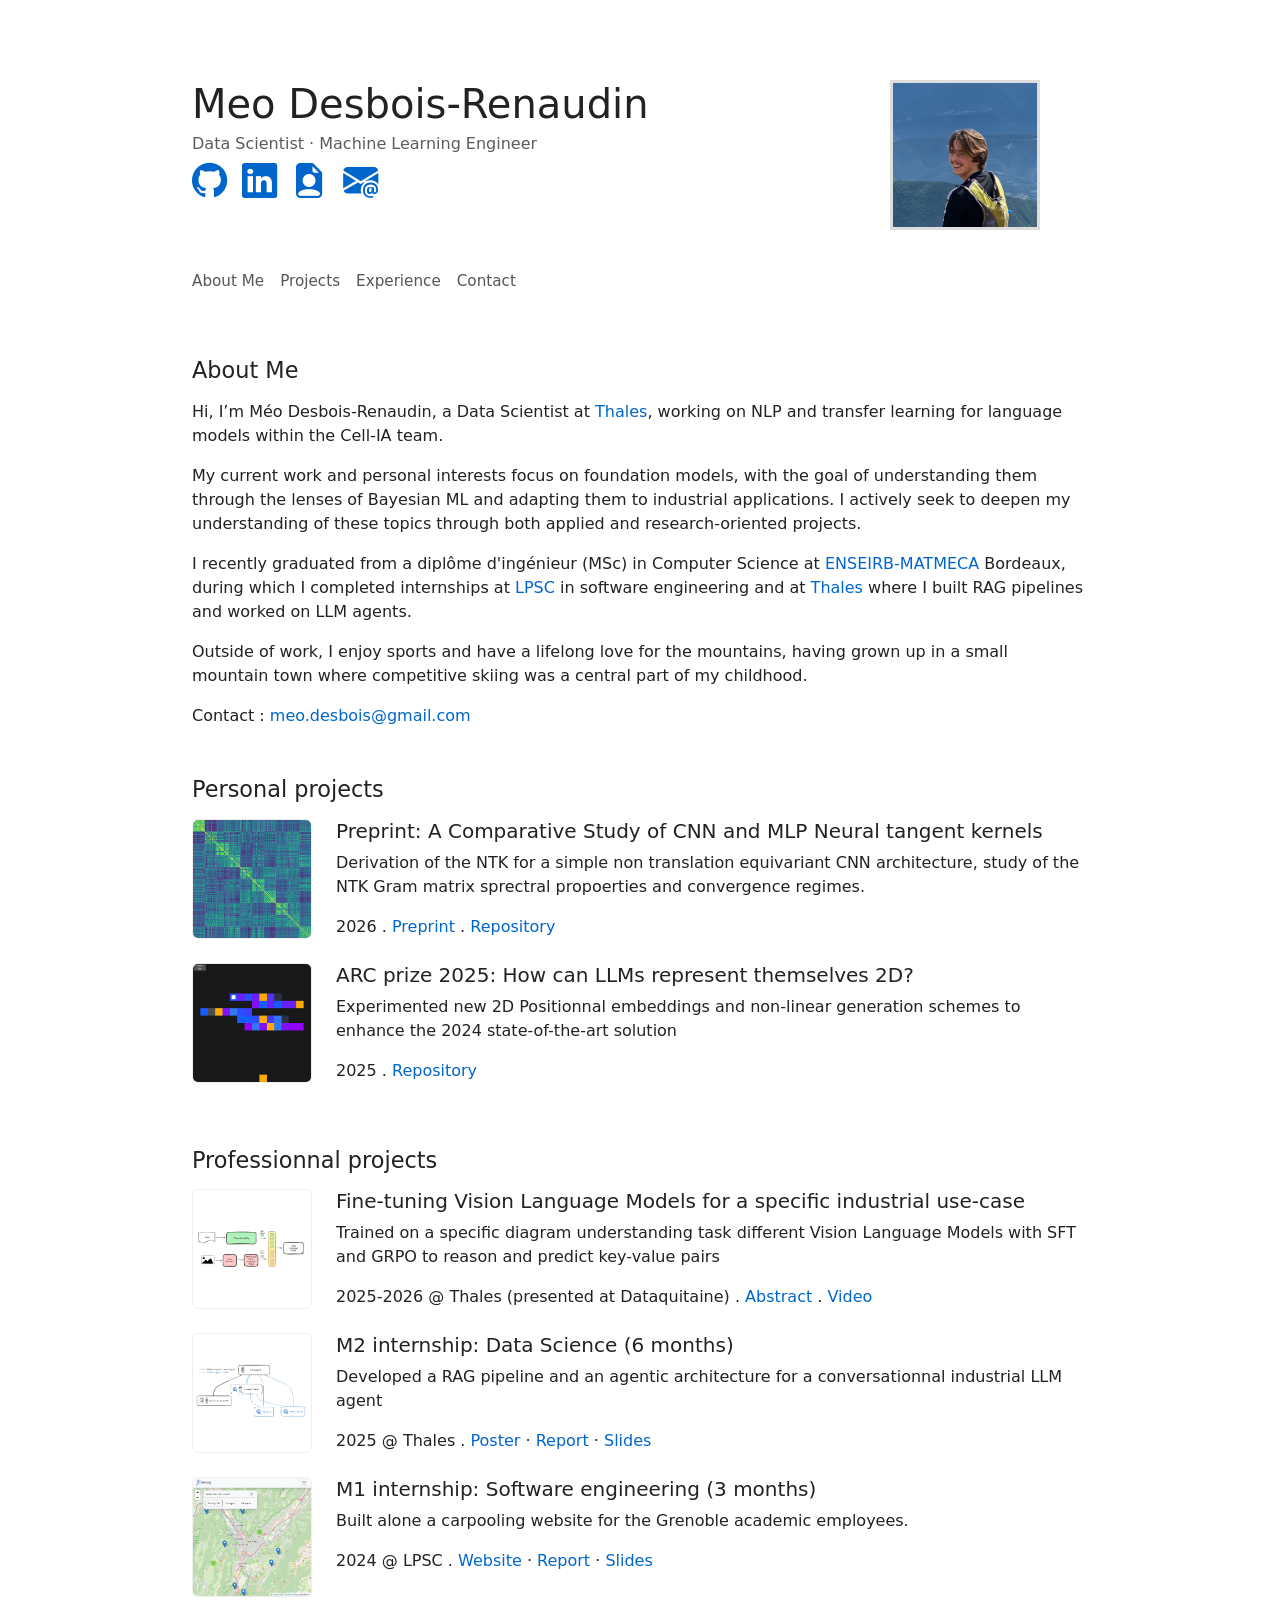
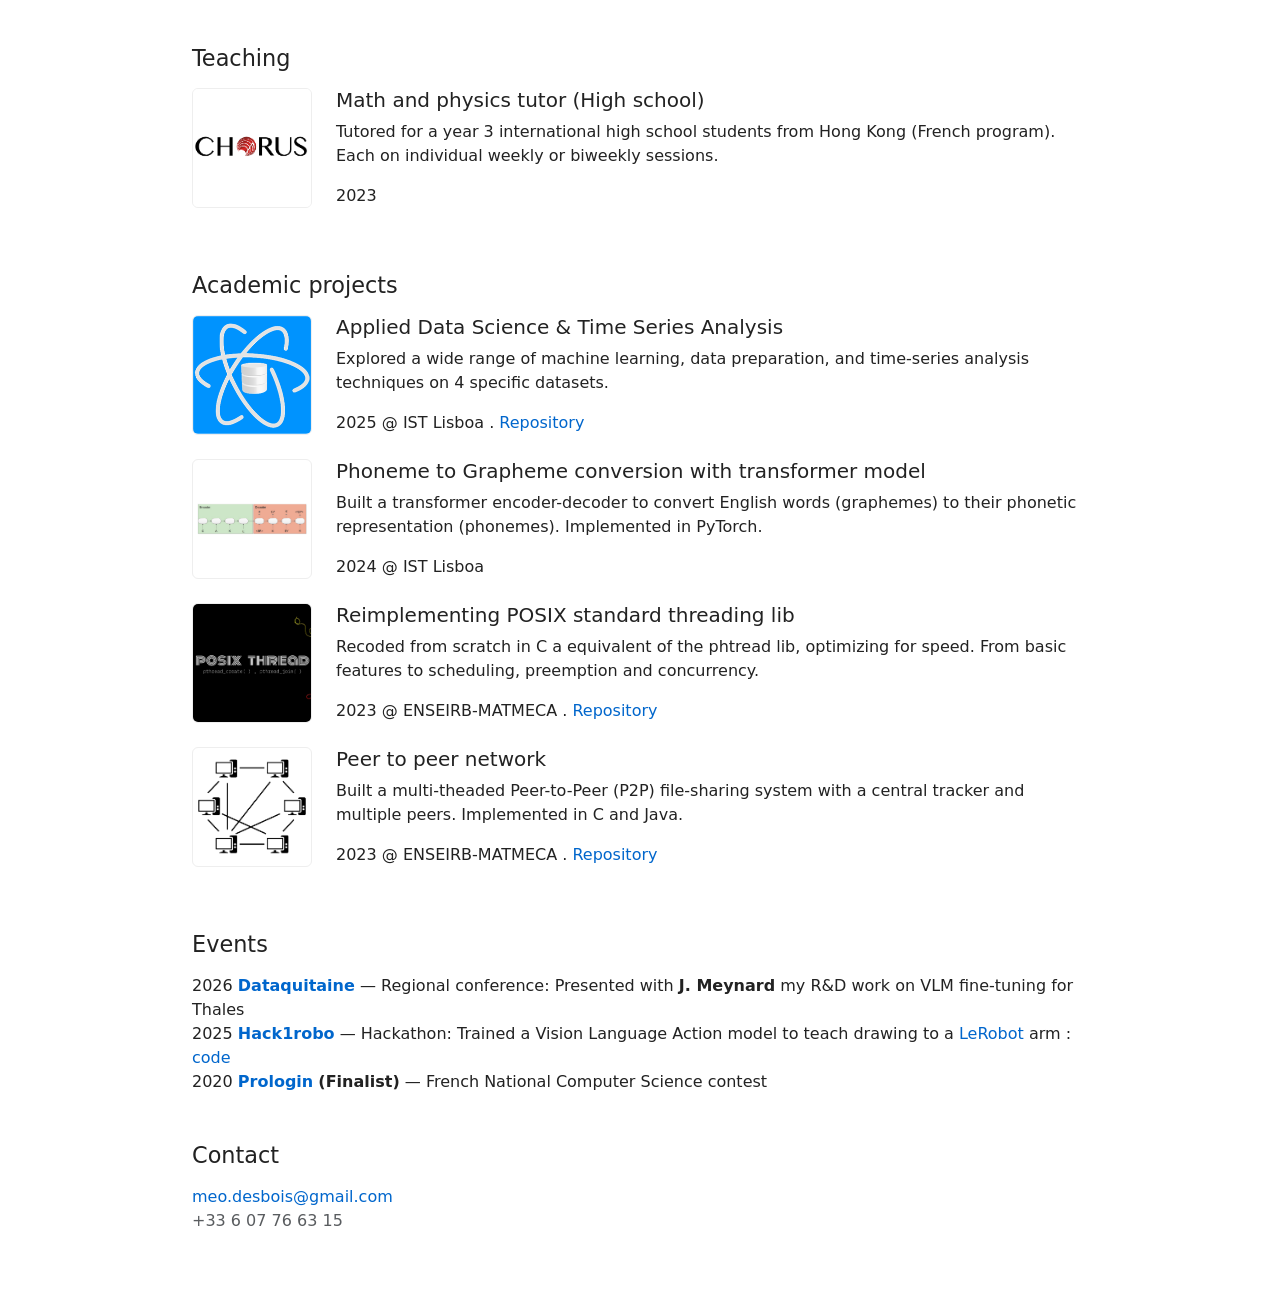
<file: index.html>
<!DOCTYPE html>
<html lang="en">
<head>
  <meta charset="UTF-8" />
  <meta name="viewport" content="width=device-width, initial-scale=1" />
  <title>Meo Desbois-Renaudin — Machine Learning Engineer</title>

  <!-- Bootstrap CSS -->
  <link
    href="https://cdn.jsdelivr.net/npm/bootstrap@5.3.2/dist/css/bootstrap.min.css"
    rel="stylesheet"
  />
  <link
    href="https://cdn.jsdelivr.net/npm/bootstrap-icons@1.11.1/font/bootstrap-icons.css"
    rel="stylesheet"
  />

  <!-- Custom CSS -->
  <link rel="stylesheet" href="style.css" />

  <style>
    html {
      scroll-behavior: smooth;
    }
    section {
      scroll-margin-top: 96px;
    }
  </style>
</head>

<body>
  <main class="container">

    <!-- Header -->
    <header class="mt-5 mb-4">

      <!-- Profile picture on the right -->
      <div class="d-flex">
        <div class="me-auto">
          <h1 class="mb-1">Meo Desbois-Renaudin</h1>
          <p class="text-muted mb-0">Data Scientist · Machine Learning Engineer</p>

          <div class="social-links">
            <a href="https://github.com/meodbr" aria-label="GitHub">
              <i class="bi bi-github"></i>
            </a>
            <a href="https://www.linkedin.com/in/m%C3%A9o-desbois-renaudin-7baa90264/" aria-label="LinkedIn">
              <i class="bi bi-linkedin"></i>
            </a>
            <a
              href="assets/cv/CV_Meo_DESBOIS_RENAUDIN.pdf"
              download
              aria-label="Download CV"
            >
              <i class="bi bi-file-earmark-person-fill"></i>
            </a>
            <a
              href="mailto:meo.desbois@gmail.com"
              download
              aria-label="Mail contact"
            >
              <i class="bi bi-envelope-at-fill"></i>
            </a>
          </div>
        </div>
        <div class="profile-picture me-5">
          <img
            src="assets/photo_website.jpg"
            alt="Profile picture of Meo Desbois-Renaudin"
            class="img-fluid rounded-square"
          />
        </div>
      </div>


    </header>

    <!-- Navbar -->
    <nav class="navbar navbar-expand-sm mb-5">
      <ul class="navbar-nav flex-row gap-3">
        <li class="nav-item">
          <a class="nav-link px-0" href="#about">About Me</a>
        </li>
        <li class="nav-item">
          <a class="nav-link px-0" href="#projects">Projects</a>
        </li>
        <li class="nav-item">
          <a class="nav-link px-0" href="#experience">Experience</a>
        </li>
        <li class="nav-item">
          <a class="nav-link px-0" href="#contact">Contact</a>
        </li>
      </ul>
    </nav>

    <!-- About -->
    <section id="about">
      <h2>About Me</h2>
      <p>
        Hi, I’m Méo Desbois-Renaudin, a Data Scientist at <a href="https://www.thalesgroup.com/en">Thales</a>, working on NLP and transfer learning for language models within the Cell-IA team.
      </p>
      <p>
        My current work and personal interests focus on foundation models, with the goal of understanding them through the lenses of Bayesian ML and adapting them to industrial applications. I actively seek to deepen my understanding of these topics through both applied and research-oriented projects.
      </p>
      <p>
        I recently graduated from a diplôme d'ingénieur (MSc) in Computer Science at <a href="https://www.enseirb-matmeca.fr/">ENSEIRB-MATMECA</a> Bordeaux, during which I completed internships at <a href="https://lpsc.in2p3.fr/">LPSC</a> in software engineering and at <a href="https://www.thalesgroup.com/en">Thales</a> where I built RAG pipelines and worked on LLM agents.
      </p>
      <p>
        Outside of work, I enjoy sports and have a lifelong love for the mountains, having grown up in a small mountain town where competitive skiing was a central part of my childhood.
      </p>
      <p>
        Contact : <a href="mailto:meo.desbois@gmail.com">meo.desbois@gmail.com</a>
      </p>
    </section>

    <section id="projects">
      <h2>Personal projects</h2>

      <!-- Project 1 -->
      <div class="project row align-items-start mb-2">
        <div class="col-auto">
          <img
            src="assets/projects/ntk_gram_matrix_squared.png"
            class="img-fluid rounded"
            alt="NTK_correlation_matrix"
          />
        </div>
    
        <div class="col">
          <h3 class="h5">Preprint: A Comparative Study of CNN and MLP Neural tangent kernels</h3>
          <p>
            Derivation of the NTK for a simple non translation equivariant CNN architecture, study of the NTK Gram matrix sprectral propoerties and convergence regimes. 
          </p>
          <p>
            2026 .
            <a href="https://doi.org/10.5281/zenodo.20600706">Preprint</a>
            .
            <a href="https://github.com/meodbr/ntk_experiments">Repository</a>
          </p>
        </div>
      </div>

      <!-- Project 2 -->
      <div class="project row align-items-start mb-2">
        <div class="col-auto">
          <img
            src="assets/projects/arc-3-demo.gif"
            class="img-fluid rounded"
            alt="Arc prize 3 demo animation"
          />
        </div>
    
        <div class="col">
          <h3 class="h5">ARC prize 2025: How can LLMs represent themselves 2D?</h3>
          <p>
            Experimented new 2D Positionnal embeddings and non-linear generation schemes to enhance the 2024 state-of-the-art solution
          </p>
          <p>
            2025 .
            <a href="https://github.com/meodbr/arc-prize-2025">Repository</a>
          </p>
        </div>
      </div>

    </section>

    <!-- Experience -->
    <section id="experience" class="mt-5">
      <h2>Professionnal projects</h2>

      <!-- Thales VLM fine-tuning -->
      <div class="project row align-items-start mb-2">
        <div class="col-auto">
          <img
            src="assets/projects/vlm-architecture.png"
            class="img-fluid rounded"
            alt="Overview of vlm architecture"
          />
        </div>
    
        <div class="col">
          <h3 class="h5">Fine-tuning Vision Language Models for a specific industrial use-case</h3>
          <p>
            Trained on a specific diagram understanding task different Vision Language Models with SFT and GRPO to reason and predict key-value pairs
          </p>
          <p>
            2025-2026 @ Thales (presented at Dataquitaine) .
            <a href="https://www.dataquitaine.org/2026-thales/">Abstract</a>
            .
            <a href="https://www.dailymotion.com/video/xa4y3l4?playlist=xbwnns">Video</a>

          </p>
        </div>
      </div>

      <!-- Thales stage -->
      <div class="project row align-items-start mb-2">
        <div class="col-auto">
          <img
            src="assets/projects/agentic_structure.png"
            class="img-fluid rounded"
            alt="Overview of covoiturage caesug website"
          />
        </div>
    
        <div class="col">
          <h3 class="h5">M2 internship: Data Science (6 months)</h3>
          <p>
            Developed a RAG pipeline and an agentic architecture for a conversationnal industrial LLM agent
          </p>
          <p>
            2025 @ Thales .
            <a href="assets/projects/poster-internship-M2.pdf">Poster</a>
            ·
            <a href="assets/projects/report-internship-M2.pdf">Report</a>
            ·
            <a href="assets/projects/slides-internship-M2.pdf">Slides</a>
          </p>
        </div>
      </div>

      <!-- Caesug -->
      <div class="project row align-items-start mb-2">
        <div class="col-auto">
          <img
            src="assets/projects/covoiturage_caesug.png"
            class="img-fluid rounded"
            alt="Overview of covoiturage caesug website"
          />
        </div>
    
        <div class="col">
          <h3 class="h5">M1 internship: Software engineering (3 months)</h3>
          <p>
            Built alone a carpooling website for the Grenoble academic employees.
          </p>
          <p>
            2024 @ LPSC .
            <a href="https://covoituragecaesug.grenoble.cnrs.fr/">Website</a>
            ·
            <a href="assets/projects/report-internship-M1.pdf">Report</a>
            ·
            <a href="assets/projects/slides-internship-M1.pdf">Slides</a>
          </p>
        </div>
      </div>
    </section>

    <!-- Academic -->
    <section id="academic" class="mt-5">

      <h2>Teaching</h2>
      <div class="project row align-items-start mb-2">
        <div class="col-auto">
          <img
            src="assets/projects/LOGO_CHORUS.png"
            class="img-fluid rounded"
            alt="Chorus hong kong logo"
          />
        </div>
    
        <div class="col">
          <h3 class="h5">Math and physics tutor (High school)</h3>
          <p>
            Tutored for a year 3 international high school students from Hong Kong (French program).
            Each on individual weekly or biweekly sessions.
          </p>
          <p>
            2023
          </p>
        </div>
      </div>

      <h2 class="mt-5">Academic projects</h2>

      <!-- Data Science -->
      <div class="project row align-items-start mb-2">
        <div class="col-auto">
          <img
            src="assets/projects/ds_logo.svg"
            class="img-fluid rounded"
            alt="Tecnico logo data science course"
          />
        </div>
    
        <div class="col">
          <h3 class="h5">Applied Data Science & Time Series Analysis</h3>
          <p>
            Explored a wide range of machine learning, data preparation, and time-series analysis techniques on 4 specific datasets.
          </p>
          <p>
            2025 @ IST Lisboa .
            <a href="https://github.com/meodbr/IST-data-science">Repository</a>
          </p>
        </div>
      </div>

      <!-- DL -->
      <div class="project row align-items-start mb-2">
        <div class="col-auto">
          <img
            src="assets/projects/grapheme_phoneme.png"
            class="img-fluid rounded"
            alt="Grapheme to phoneme schema"
          />
        </div>
    
        <div class="col">
          <h3 class="h5">Phoneme to Grapheme conversion with transformer model</h3>
          <p>
            Built a transformer encoder-decoder to convert English words (graphemes) to their phonetic representation (phonemes).
            Implemented in PyTorch.
          </p>
          <p>
            2024 @ IST Lisboa
          </p>
        </div>
      </div>

      <!-- Posix -->
      <div class="project row align-items-start mb-2">
        <div class="col-auto">
          <img
            src="assets/projects/posix_thread.png"
            class="img-fluid rounded"
            alt="Posix threads image"
          />
        </div>
    
        <div class="col">
          <h3 class="h5">Reimplementing POSIX standard threading lib</h3>
          <p>
            Recoded from scratch in C a equivalent of the phtread lib, optimizing for speed.
            From basic features to scheduling, preemption and concurrency.
          </p>
          <p>
            2023 @ ENSEIRB-MATMECA .
            <a href="https://github.com/meodbr/enseirb-posix-thread">Repository</a>
          </p>
        </div>
      </div>

      <!-- P2P -->
      <div class="project row align-items-start mb-2">
        <div class="col-auto">
          <img
            src="assets/projects/p2p.png"
            class="img-fluid rounded"
            alt="Peer 2 peer example"
          />
        </div>
    
        <div class="col">
          <h3 class="h5">Peer to peer network</h3>
          <p>
            Built a multi-theaded Peer-to-Peer (P2P) file-sharing system with a central tracker and multiple peers.
            Implemented in C and Java.
          </p>
          <p>
            2023 @ ENSEIRB-MATMECA .
            <a href="https://github.com/meodbr/enseirb-P2P">Repository</a>
          </p>
        </div>
      </div>

    </section>

    <!-- Events -->
    <section id="events">
      <h2>Events</h2>
      <ul class="list-unstyled events-list">
        <li>
          <span class="event-year">2026</span>
          <span class="event-desc">
            <a href="https://www.dataquitaine.org">
              <strong>Dataquitaine</strong>
            </a>
             — Regional conference: Presented with <strong>J. Meynard</strong> my R&D work on VLM fine-tuning for Thales 
          </span>
        </li>

        <li>
          <span class="event-year">2025</span>
          <span class="event-desc">
            <a href="https://sites.google.com/view/hack1robo">
              <strong>Hack1robo</strong>
            </a>
             — Hackathon: Trained a Vision Language Action model to teach drawing to a <a href="https://huggingface.co/lerobot">LeRobot</a> arm : 
            <a href="https://github.com/heuzef/caligraphomate">
              code
            </a>
          </span>
        </li>
    
        <li>
          <span class="event-year">2020</span>
          <span class="event-desc">
            <a href="https://prologin.org/">
              <strong>Prologin</strong>
            </a>
            <strong>(Finalist)</strong> — French National Computer Science contest
          </span>
        </li>
      </ul>
    </section>

    <!-- Contact -->
    <section id="contact" class="mt-5 mb-5">
      <h2>Contact</h2>
      <p>
        <a href="mailto:meo.desbois@gmail.com">meo.desbois@gmail.com</a><br />
        <span class="text-muted">+33 6 07 76 63 15</span>
      </p>
    </section>

  </main>
</body>
</html>
</file>
<file: style.css>
body {
  font-family: system-ui, -apple-system, BlinkMacSystemFont, sans-serif;
  background: #ffffff;
  color: #222;
  margin: 0;
  padding: 0;
}

main {
  margin: 80px auto;
  padding: 0 20px;
}

.container {
  max-width: 920px;
}

h1 {
  font-size: 2.5rem;
  margin-bottom: 0;
}

.subtitle {
  color: #555;
  margin-top: 8px;
}

section {
  margin-top: 48px;
}

h2 {
  font-size: 1.4rem;
  margin-bottom: 16px;
}

.project span {
  color: #666;
  font-size: 0.9rem;
}

a {
  color: #0066cc;
  text-decoration: none;
}

a:hover {
  text-decoration: underline;
}

.navbar {
  display: flex;
  gap: 24px;
  font-size: 0.95rem;
  margin-bottom: 64px;
}

.navbar a {
  color: #555;
  text-decoration: none;
}

.navbar a:hover {
  color: #000;
}

.social-links a {
  /* color: #555; */
  font-size: 2.2rem;
  margin-right: 4px;
}

.social-links a:hover {
  color: #000;
  text-decoration: none;
}

.project {
  max-height: 200px;
}

.project img {
  border: 1px solid #eee;
  height: 120px;
  width: 120px;
}

.project:hover img {
  border-color: #ddd;
}

.profile-picture img {
  width: 150px;
  height: 150px;
  object-fit: cover;
  border: 3px solid #ddd;
}
</file>
